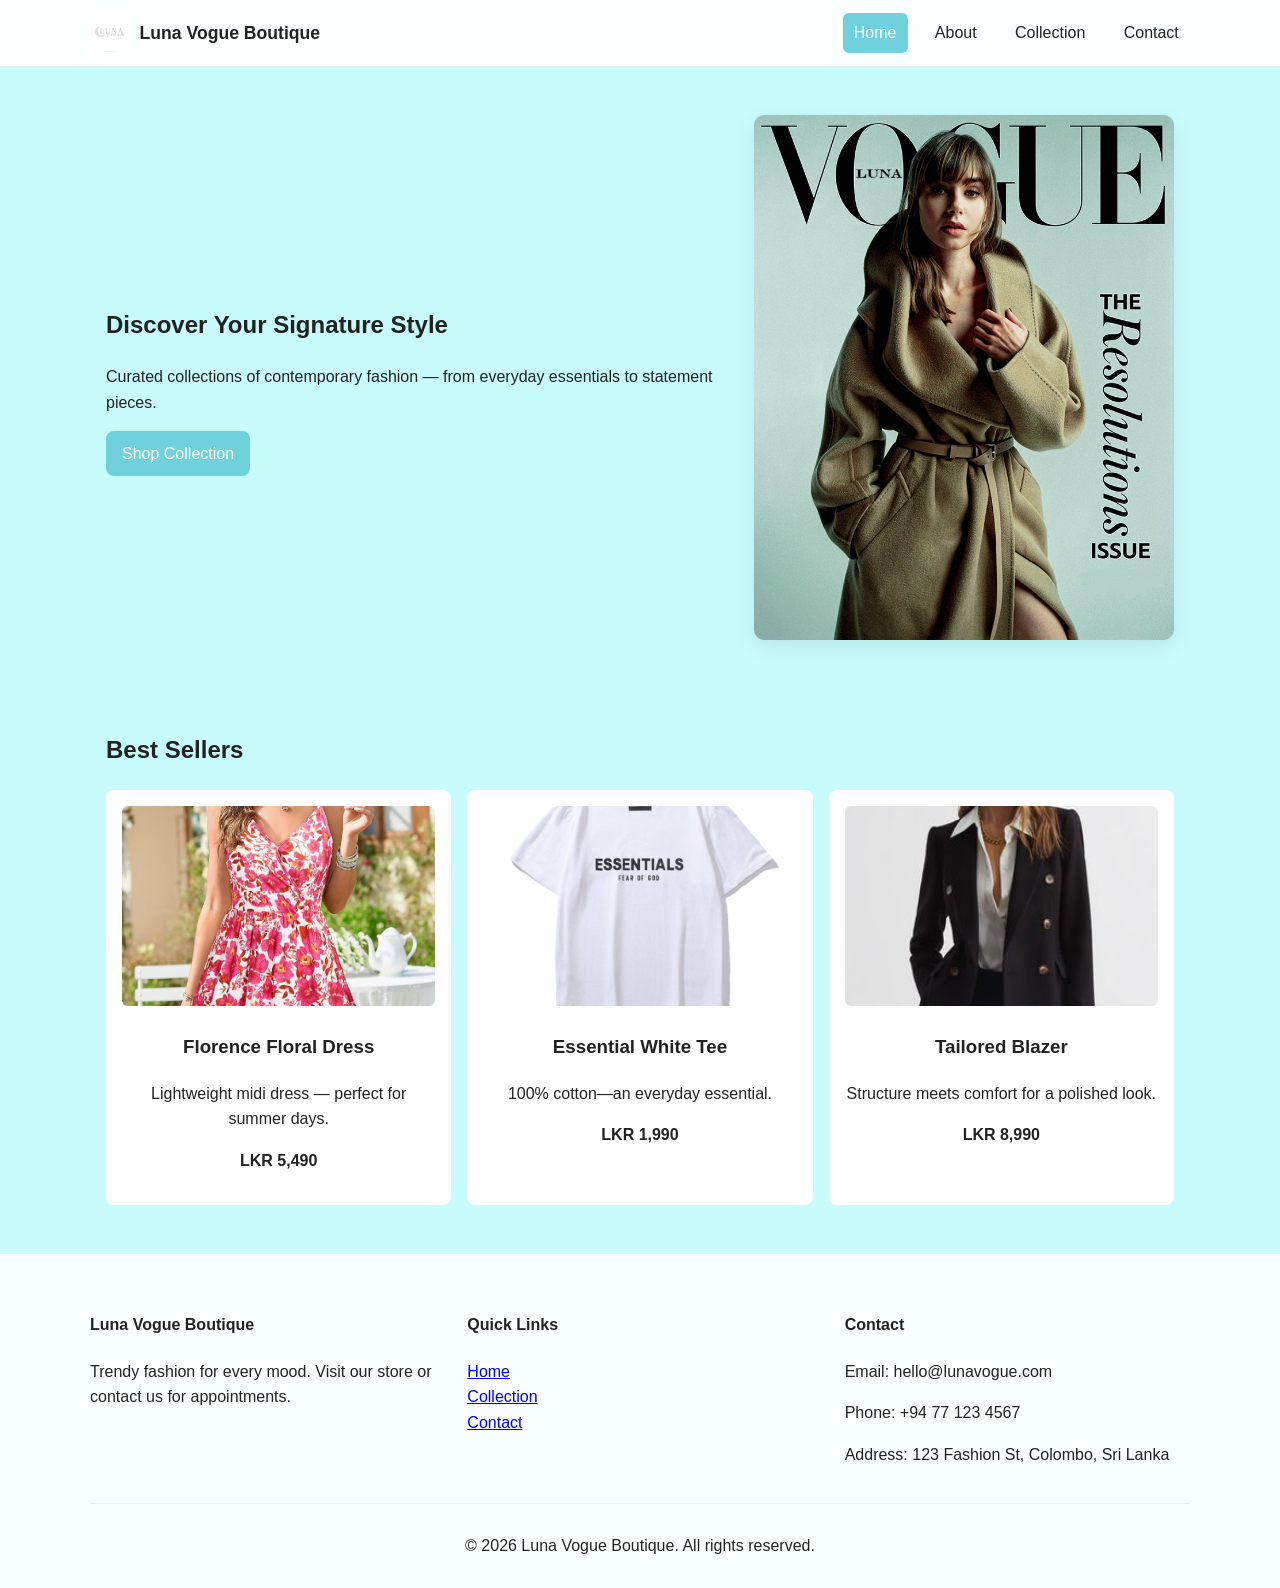
<file: index.html>
<!doctype html>
<html lang="en">
<head>
  <meta charset="utf-8" />
  <meta name="viewport" content="width=device-width,initial-scale=1" />
  <title>Luna Vogue Boutique — Home</title>
  <link rel="stylesheet" href="styles.css">
</head>
<body>
  <!-- header: same as shared header block -->
  <header class="site-header">
    <div class="container header-inner">
      <a href="index.html" class="logo">
        <img src="images/logo.png" alt="Luna Vogue Boutique logo">
        <span class="brand">Luna Vogue Boutique</span>
      </a>

      <nav class="main-nav" aria-label="Main navigation">
        <ul>
          <li><a class="active" href="index.html">Home</a></li>
          <li><a href="about.html">About</a></li>
          <li><a href="collection.html">Collection</a></li>
          <li><a href="contact.html">Contact</a></li>
        </ul>
      </nav>
    </div>
  </header>

  <!-- Hero / intro -->
  <main>
    <section class="hero">
      <div class="container hero-inner">
        <div class="hero-text">
          <h1>Discover Your Signature Style</h1>
          <p>Curated collections of contemporary fashion — from everyday essentials to statement pieces.</p>
          <a class="btn" href="collection.html">Shop Collection</a>
        </div>
        <div class="hero-image">
          <img src="images/hero.jpg" alt="Model wearing Luna Vogue clothing">
        </div>
      </div>
    </section>

    <!-- Best sellers -->
    <section class="best-sellers container">
      <h2>Best Sellers</h2>
      <div class="grid grid-3">
        <article class="product-card">
          <img src="images/product1.jpg" alt="Floral summer dress">
          <h3>Florence Floral Dress</h3>
          <p>Lightweight midi dress — perfect for summer days.</p>
          <p class="price">LKR 5,490</p>
        </article>

        <article class="product-card">
          <img src="images/product2.jpg" alt="Classic white tee">
          <h3>Essential White Tee</h3>
          <p>100% cotton—an everyday essential.</p>
          <p class="price">LKR 1,990</p>
        </article>

        <article class="product-card">
          <img src="images/product3.jpg" alt="Tailored blazer">
          <h3>Tailored Blazer</h3>
          <p>Structure meets comfort for a polished look.</p>
          <p class="price">LKR 8,990</p>
        </article>
      </div>
    </section>
  </main>

  <!-- footer: same as shared footer block -->
  <footer class="site-footer">
    <div class="container footer-inner">
      <div class="footer-col">
        <h4>Luna Vogue Boutique</h4>
        <p>Trendy fashion for every mood. Visit our store or contact us for appointments.</p>
      </div>

      <div class="footer-col">
        <h4>Quick Links</h4>
        <ul>
          <li><a href="index.html">Home</a></li>
          <li><a href="collection.html">Collection</a></li>
          <li><a href="contact.html">Contact</a></li>
        </ul>
      </div>

      <div class="footer-col">
        <h4>Contact</h4>
        <p>Email: hello@lunavogue.com</p>
        <p>Phone: +94 77 123 4567</p>
        <p>Address: 123 Fashion St, Colombo, Sri Lanka</p>
      </div>
    </div>

    <div class="footer-bottom container">
      <p>&copy; <span id="year"></span> Luna Vogue Boutique. All rights reserved.</p>
    </div>
  </footer>

  <script>
    document.getElementById('year').textContent = new Date().getFullYear();
  </script>
</body>
</html>
</file>
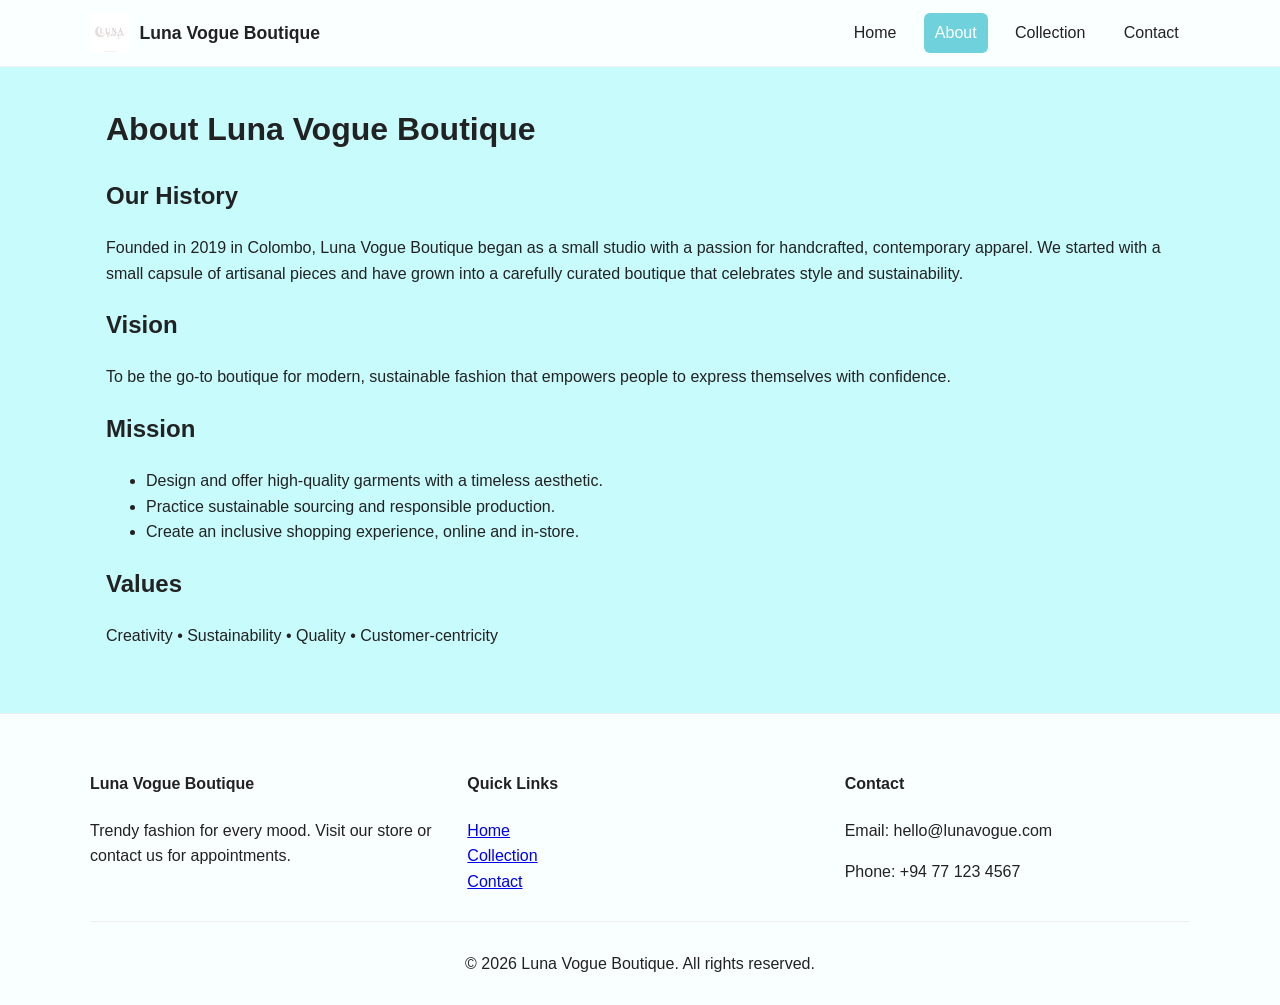
<file: about.html>
<!doctype html>
<html lang="en">
<head>
  <meta charset="utf-8" />
  <meta name="viewport" content="width=device-width,initial-scale=1" />
  <title>About — Luna Vogue Boutique</title>
  <link rel="stylesheet" href="styles.css">
</head>
<body>
  <!-- header (same) -->
  <header class="site-header">
    <div class="container header-inner">
      <a href="index.html" class="logo">
        <img src="images/logo.png" alt="Luna Vogue Boutique logo">
        <span class="brand">Luna Vogue Boutique</span>
      </a>

      <nav class="main-nav" aria-label="Main navigation">
        <ul>
          <li><a href="index.html">Home</a></li>
          <li><a class="active" href="about.html">About</a></li>
          <li><a href="collection.html">Collection</a></li>
          <li><a href="contact.html">Contact</a></li>
        </ul>
      </nav>
    </div>
  </header>

  <main class="container about-page">
    <h1>About Luna Vogue Boutique</h1>

    <section>
      <h2>Our History</h2>
      <p>Founded in 2019 in Colombo, Luna Vogue Boutique began as a small studio with a passion for handcrafted, contemporary apparel. We started with a small capsule of artisanal pieces and have grown into a carefully curated boutique that celebrates style and sustainability.</p>
    </section>

    <section>
      <h2>Vision</h2>
      <p>To be the go-to boutique for modern, sustainable fashion that empowers people to express themselves with confidence.</p>
    </section>

    <section>
      <h2>Mission</h2>
      <ul>
        <li>Design and offer high-quality garments with a timeless aesthetic.</li>
        <li>Practice sustainable sourcing and responsible production.</li>
        <li>Create an inclusive shopping experience, online and in-store.</li>
      </ul>
    </section>

    <section>
      <h2>Values</h2>
      <p>Creativity • Sustainability • Quality • Customer-centricity</p>
    </section>
  </main>

  <!-- footer (same) -->
  <footer class="site-footer">
    <div class="container footer-inner">
      <div class="footer-col">
        <h4>Luna Vogue Boutique</h4>
        <p>Trendy fashion for every mood. Visit our store or contact us for appointments.</p>
      </div>

      <div class="footer-col">
        <h4>Quick Links</h4>
        <ul>
          <li><a href="index.html">Home</a></li>
          <li><a href="collection.html">Collection</a></li>
          <li><a href="contact.html">Contact</a></li>
        </ul>
      </div>

      <div class="footer-col">
        <h4>Contact</h4>
        <p>Email: hello@lunavogue.com</p>
        <p>Phone: +94 77 123 4567</p>
      </div>
    </div>

    <div class="footer-bottom container">
      <p>&copy; <span id="year"></span> Luna Vogue Boutique. All rights reserved.</p>
    </div>
  </footer>

  <script>document.getElementById('year').textContent = new Date().getFullYear();</script>
</body>
</html>
</file>
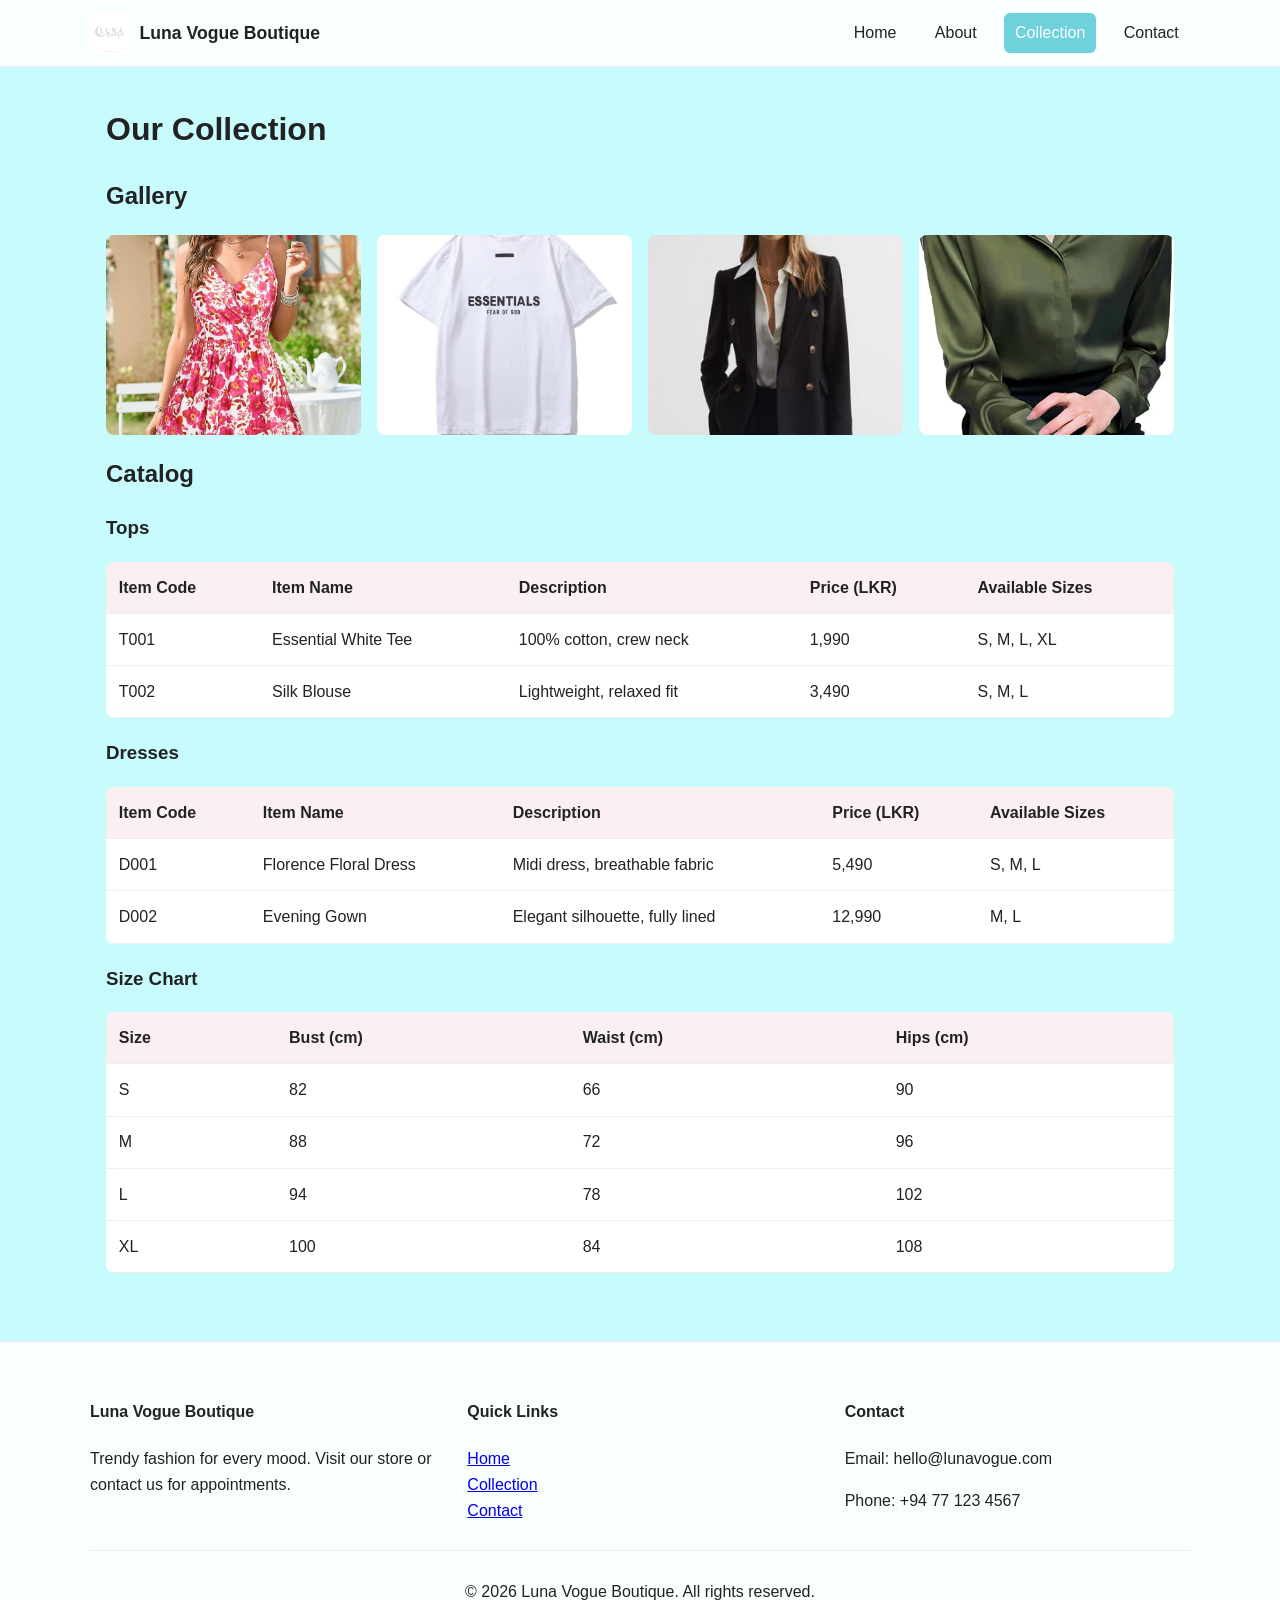
<file: collection.html>
<!doctype html>
<html lang="en">
<head>
  <meta charset="utf-8" />
  <meta name="viewport" content="width=device-width,initial-scale=1" />
  <title>Collection — Luna Vogue Boutique</title>
  <link rel="stylesheet" href="styles.css">
</head>
<body>
  <!-- header -->
  <header class="site-header">
    <div class="container header-inner">
      <a href="index.html" class="logo">
        <img src="images/logo.png" alt="Luna Vogue Boutique logo">
        <span class="brand">Luna Vogue Boutique</span>
      </a>

      <nav class="main-nav" aria-label="Main navigation">
        <ul>
          <li><a href="index.html">Home</a></li>
          <li><a href="about.html">About</a></li>
          <li><a class="active" href="collection.html">Collection</a></li>
          <li><a href="contact.html">Contact</a></li>
        </ul>
      </nav>
    </div>
  </header>

  <main class="container collection-page">
    <h1>Our Collection</h1>

    <!-- Gallery images -->
    <section>
      <h2>Gallery</h2>
      <div class="grid grid-4 gallery">
        <img src="images/product1.jpg" alt="Product 1">
        <img src="images/product2.jpg" alt="Product 2">
        <img src="images/product3.jpg" alt="Product 3">
        <img src="images/product4.jpg" alt="Product 4">
      </div>
    </section>

    <!-- Catalog organized by categories -->
    <section>
      <h2>Catalog</h2>

      <h3>Tops</h3>
      <table class="catalog-table">
        <thead>
          <tr>
            <th>Item Code</th>
            <th>Item Name</th>
            <th>Description</th>
            <th>Price (LKR)</th>
            <th>Available Sizes</th>
          </tr>
        </thead>
        <tbody>
          <tr>
            <td>T001</td>
            <td>Essential White Tee</td>
            <td>100% cotton, crew neck</td>
            <td>1,990</td>
            <td>S, M, L, XL</td>
          </tr>
          <tr>
            <td>T002</td>
            <td>Silk Blouse</td>
            <td>Lightweight, relaxed fit</td>
            <td>3,490</td>
            <td>S, M, L</td>
          </tr>
        </tbody>
      </table>

      <h3>Dresses</h3>
      <table class="catalog-table">
        <thead>
          <tr>
            <th>Item Code</th>
            <th>Item Name</th>
            <th>Description</th>
            <th>Price (LKR)</th>
            <th>Available Sizes</th>
          </tr>
        </thead>
        <tbody>
          <tr>
            <td>D001</td>
            <td>Florence Floral Dress</td>
            <td>Midi dress, breathable fabric</td>
            <td>5,490</td>
            <td>S, M, L</td>
          </tr>
          <tr>
            <td>D002</td>
            <td>Evening Gown</td>
            <td>Elegant silhouette, fully lined</td>
            <td>12,990</td>
            <td>M, L</td>
          </tr>
        </tbody>
      </table>

      <h3>Size Chart</h3>
      <table class="size-chart">
        <thead>
          <tr><th>Size</th><th>Bust (cm)</th><th>Waist (cm)</th><th>Hips (cm)</th></tr>
        </thead>
        <tbody>
          <tr><td>S</td><td>82</td><td>66</td><td>90</td></tr>
          <tr><td>M</td><td>88</td><td>72</td><td>96</td></tr>
          <tr><td>L</td><td>94</td><td>78</td><td>102</td></tr>
          <tr><td>XL</td><td>100</td><td>84</td><td>108</td></tr>
        </tbody>
      </table>
    </section>
  </main>

  <!-- footer -->
  <footer class="site-footer">
    <div class="container footer-inner">
      <div class="footer-col">
        <h4>Luna Vogue Boutique</h4>
        <p>Trendy fashion for every mood. Visit our store or contact us for appointments.</p>
      </div>

      <div class="footer-col">
        <h4>Quick Links</h4>
        <ul>
          <li><a href="index.html">Home</a></li>
          <li><a href="collection.html">Collection</a></li>
          <li><a href="contact.html">Contact</a></li>
        </ul>
      </div>

      <div class="footer-col">
        <h4>Contact</h4>
        <p>Email: hello@lunavogue.com</p>
        <p>Phone: +94 77 123 4567</p>
      </div>
    </div>

    <div class="footer-bottom container">
      <p>&copy; <span id="year"></span> Luna Vogue Boutique. All rights reserved.</p>
    </div>
  </footer>

  <script>document.getElementById('year').textContent = new Date().getFullYear();</script>
</body>
</html>
</file>
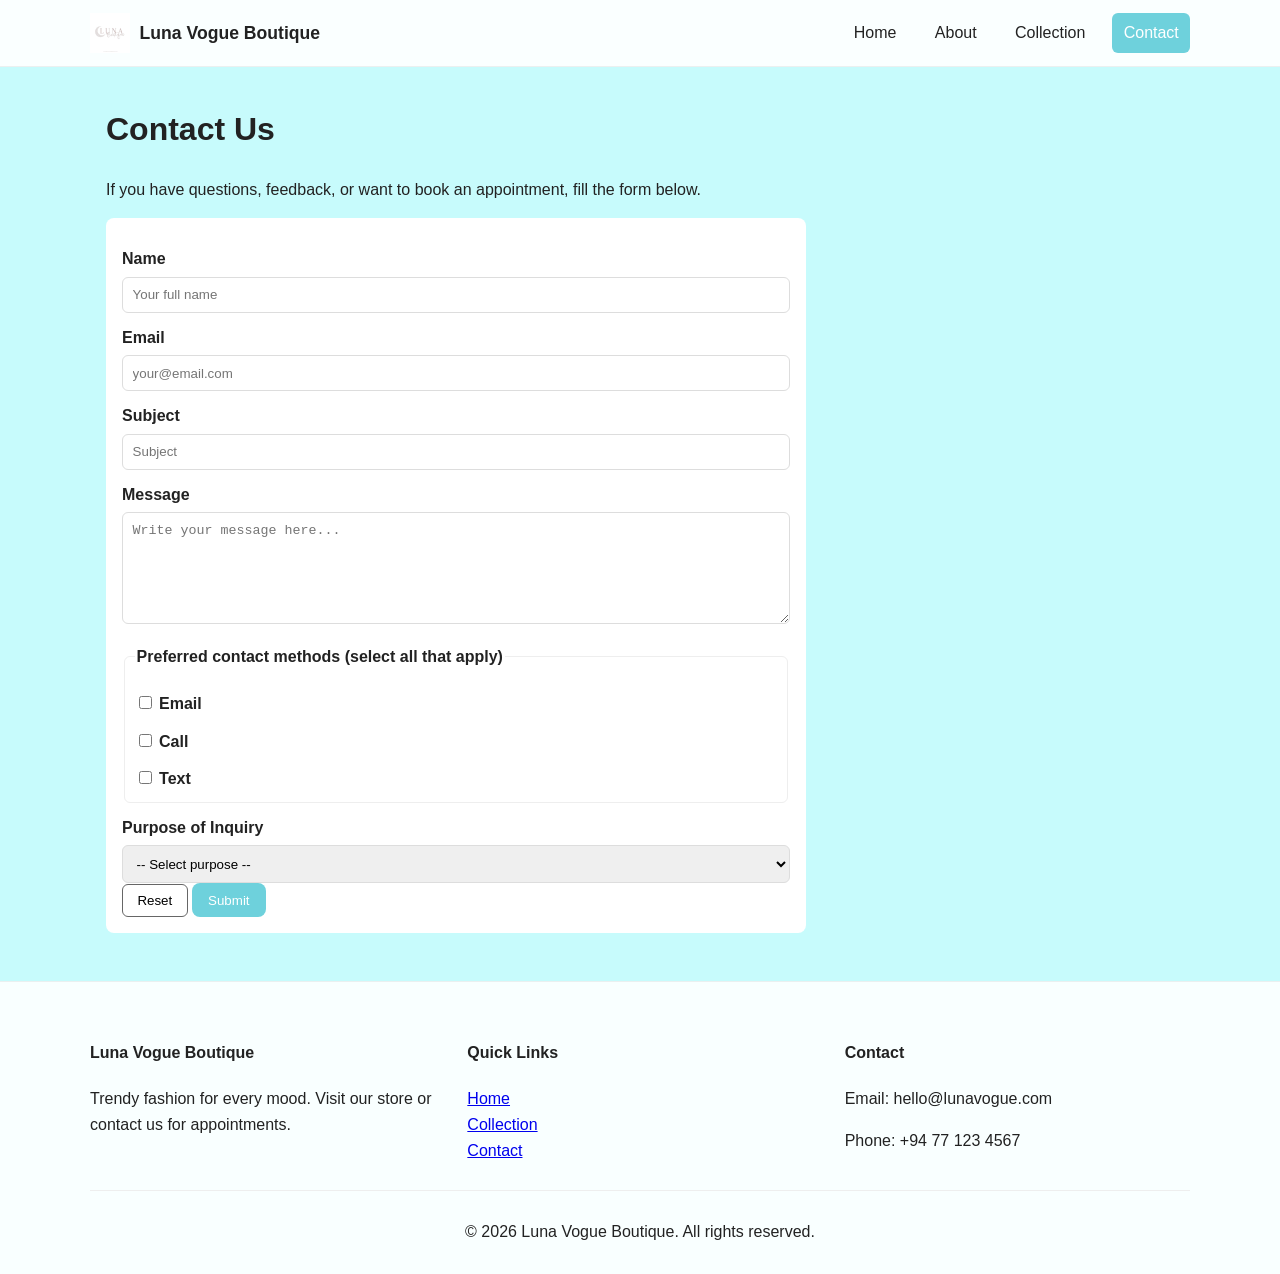
<file: contact.html>
<!doctype html>
<html lang="en">
<head>
  <meta charset="utf-8" />
  <meta name="viewport" content="width=device-width,initial-scale=1" />
  <title>Contact — Luna Vogue Boutique</title>
  <link rel="stylesheet" href="styles.css">
</head>
<body>
  <!-- header -->
  <header class="site-header">
    <div class="container header-inner">
      <a href="index.html" class="logo">
        <img src="images/logo.png" alt="Luna Vogue Boutique logo">
        <span class="brand">Luna Vogue Boutique</span>
      </a>

      <nav class="main-nav" aria-label="Main navigation">
        <ul>
          <li><a href="index.html">Home</a></li>
          <li><a href="about.html">About</a></li>
          <li><a href="collection.html">Collection</a></li>
          <li><a class="active" href="contact.html">Contact</a></li>
        </ul>
      </nav>
    </div>
  </header>

  <main class="container contact-page">
    <h1>Contact Us</h1>
    <p>If you have questions, feedback, or want to book an appointment, fill the form below.</p>

    <form action="#" method="post" class="contact-form" novalidate>
      <label for="name">Name</label>
      <input id="name" name="name" type="text" placeholder="Your full name" required>

      <label for="email">Email</label>
      <input id="email" name="email" type="email" placeholder="your@email.com" required>

      <label for="subject">Subject</label>
      <input id="subject" name="subject" type="text" placeholder="Subject">

      <label for="message">Message</label>
      <textarea id="message" name="message" rows="6" placeholder="Write your message here..." required></textarea>

      <fieldset>
        <legend>Preferred contact methods (select all that apply)</legend>
        <label><input type="checkbox" name="contact-method" value="email"> Email</label>
        <label><input type="checkbox" name="contact-method" value="call"> Call</label>
        <label><input type="checkbox" name="contact-method" value="text"> Text</label>
      </fieldset>

      <label for="purpose">Purpose of Inquiry</label>
      <select id="purpose" name="purpose" required>
        <option value="">-- Select purpose --</option>
        <option>General Inquiry</option>
        <option>Order Status</option>
        <option>Product Inquiry</option>
        <option>Feedback/Suggestions</option>
        <option>Other</option>
      </select>

      <div class="form-actions">
        <button type="reset" class="btn-secondary">Reset</button>
        <button type="submit" class="btn">Submit</button>
      </div>
    </form>
  </main>

  <!-- footer -->
  <footer class="site-footer">
    <div class="container footer-inner">
      <div class="footer-col">
        <h4>Luna Vogue Boutique</h4>
        <p>Trendy fashion for every mood. Visit our store or contact us for appointments.</p>
      </div>

      <div class="footer-col">
        <h4>Quick Links</h4>
        <ul>
          <li><a href="index.html">Home</a></li>
          <li><a href="collection.html">Collection</a></li>
          <li><a href="contact.html">Contact</a></li>
        </ul>
      </div>

      <div class="footer-col">
        <h4>Contact</h4>
        <p>Email: hello@lunavogue.com</p>
        <p>Phone: +94 77 123 4567</p>
      </div>
    </div>

    <div class="footer-bottom container">
      <p>&copy; <span id="year"></span> Luna Vogue Boutique. All rights reserved.</p>
    </div>
  </footer>

  <script>document.getElementById('year').textContent = new Date().getFullYear();</script>
</body>
</html>
</file>
<file: styles.css>
:root{
  --theme-bg: hwb(182 78% 1%); /* theme color */
  --accent: #6ed1dc;
  --text: #222;
  --muted: #666;
  --container-width: 1100px;
  --radius: 10px;
  --gap: 1.25rem;
  font-family: "Helvetica Neue", Arial, sans-serif;
}

* {box-sizing: border-box;}
html,body {height:100%;}
body {
  margin:0;
  background: var(--theme-bg);
  color: var(--text);
  line-height:1.6;
}

/* container */
.container{
  max-width: var(--container-width);
  margin: 0 auto;
  padding: 1rem;
}

/* header */
.site-header {
  background: rgba(255,255,255,0.9);
  backdrop-filter: blur(4px);
  border-bottom: 1px solid rgba(0,0,0,0.06);
}
.header-inner {
  display:flex;
  align-items:center;
  justify-content:space-between;
  gap:1rem;
  padding: 0.8rem 0;
}
.logo {display:flex; align-items:center; gap:0.6rem; text-decoration:none; color:var(--text);}
.logo img {height:40px;}
.brand {font-weight:700; font-size:1.1rem;}

/* nav */
.main-nav ul { list-style:none; margin:0; padding:0; display:flex; gap:1rem; }
.main-nav a {
  display:inline-block;
  padding: 0.45rem 0.7rem;
  text-decoration:none;
  color:var(--text);
  border-radius:6px;
}
.main-nav a:hover, .main-nav a.active {
  background: var(--accent);
  color: white;
}

/* hero */
.hero { padding:2rem 0; }
.hero-inner { display:flex; gap:2rem; align-items:center; }
.hero-text { flex:1; }
.hero-image img { max-width:420px; width:100%; border-radius:var(--radius); box-shadow:0 6px 20px rgba(0,0,0,0.08); }

/* buttons */
.btn {
  display:inline-block;
  background: var(--accent);
  color: white;
  padding: 0.6rem 1rem;
  border-radius:8px;
  text-decoration:none;
  border: none;
  cursor: pointer;
}
.btn-secondary {
  background: transparent;
  border: 1px solid var(--muted);
  padding: 0.5rem 0.9rem;
  border-radius:6px;
  cursor:pointer;
}

/* grids */
.grid { display:grid; gap:1rem; }
.grid-3 { grid-template-columns: repeat(3, 1fr); }
.grid-4 { grid-template-columns: repeat(4, 1fr); }

.product-card { background: white; border-radius:8px; padding:1rem; text-align:center; }
.product-card img { width:100%; height:200px; object-fit:cover; border-radius:6px; }
.price { font-weight:700; margin-top:0.5rem; }

/* gallery */
.gallery img { width:100%; height:200px; object-fit:cover; border-radius:8px; }

/* tables */
.catalog-table, .size-chart {
  width:100%;
  border-collapse:collapse;
  margin-bottom:1.25rem;
  background: white;
  border-radius:8px;
  overflow:hidden;
}
.catalog-table th, .catalog-table td, .size-chart th, .size-chart td {
  padding:0.8rem;
  border-bottom:1px solid #eee;
  text-align:left;
}
.catalog-table thead, .size-chart thead { background: #faf0f4; font-weight:600; }

/* forms */
.contact-form { background: white; padding:1rem; border-radius:8px; max-width:700px; }
.contact-form label { display:block; margin-top:0.75rem; font-weight:600; }
.contact-form input[type="text"],
.contact-form input[type="email"],
.contact-form select,
.contact-form textarea {
  width:100%;
  padding:0.6rem;
  margin-top:0.3rem;
  border-radius:6px;
  border:1px solid #ddd;
}
.contact-form fieldset { border:1px solid #eee; padding:0.6rem; margin-top:0.8rem; border-radius:6px; }
.contact-form legend { font-weight:700; }

/* footer */
.site-footer { margin-top:2rem; background: rgba(255,255,255,0.9); padding-top:1rem; border-top:1px solid rgba(0,0,0,0.06);}
.footer-inner { display:flex; gap:2rem; padding:1.25rem 0; }
.footer-col { flex:1; }
.footer-col ul { list-style:none; padding:0; margin:0; }
.footer-bottom { text-align:center; padding:0.8rem 0; border-top:1px solid #eee; }

/* responsiveness */
@media (max-width:900px){
  .hero-inner { flex-direction:column; text-align:center; }
  .grid-3 { grid-template-columns: repeat(2,1fr); }
  .grid-4 { grid-template-columns: repeat(2,1fr); }
  .footer-inner { flex-direction:column; }
  .main-nav ul { gap:0.35rem; }
}
@media (max-width:600px){
  .main-nav ul { flex-direction:column; background:transparent; position:static; }
  .grid-3, .grid-4 { grid-template-columns: 1fr; }
}
</file>
